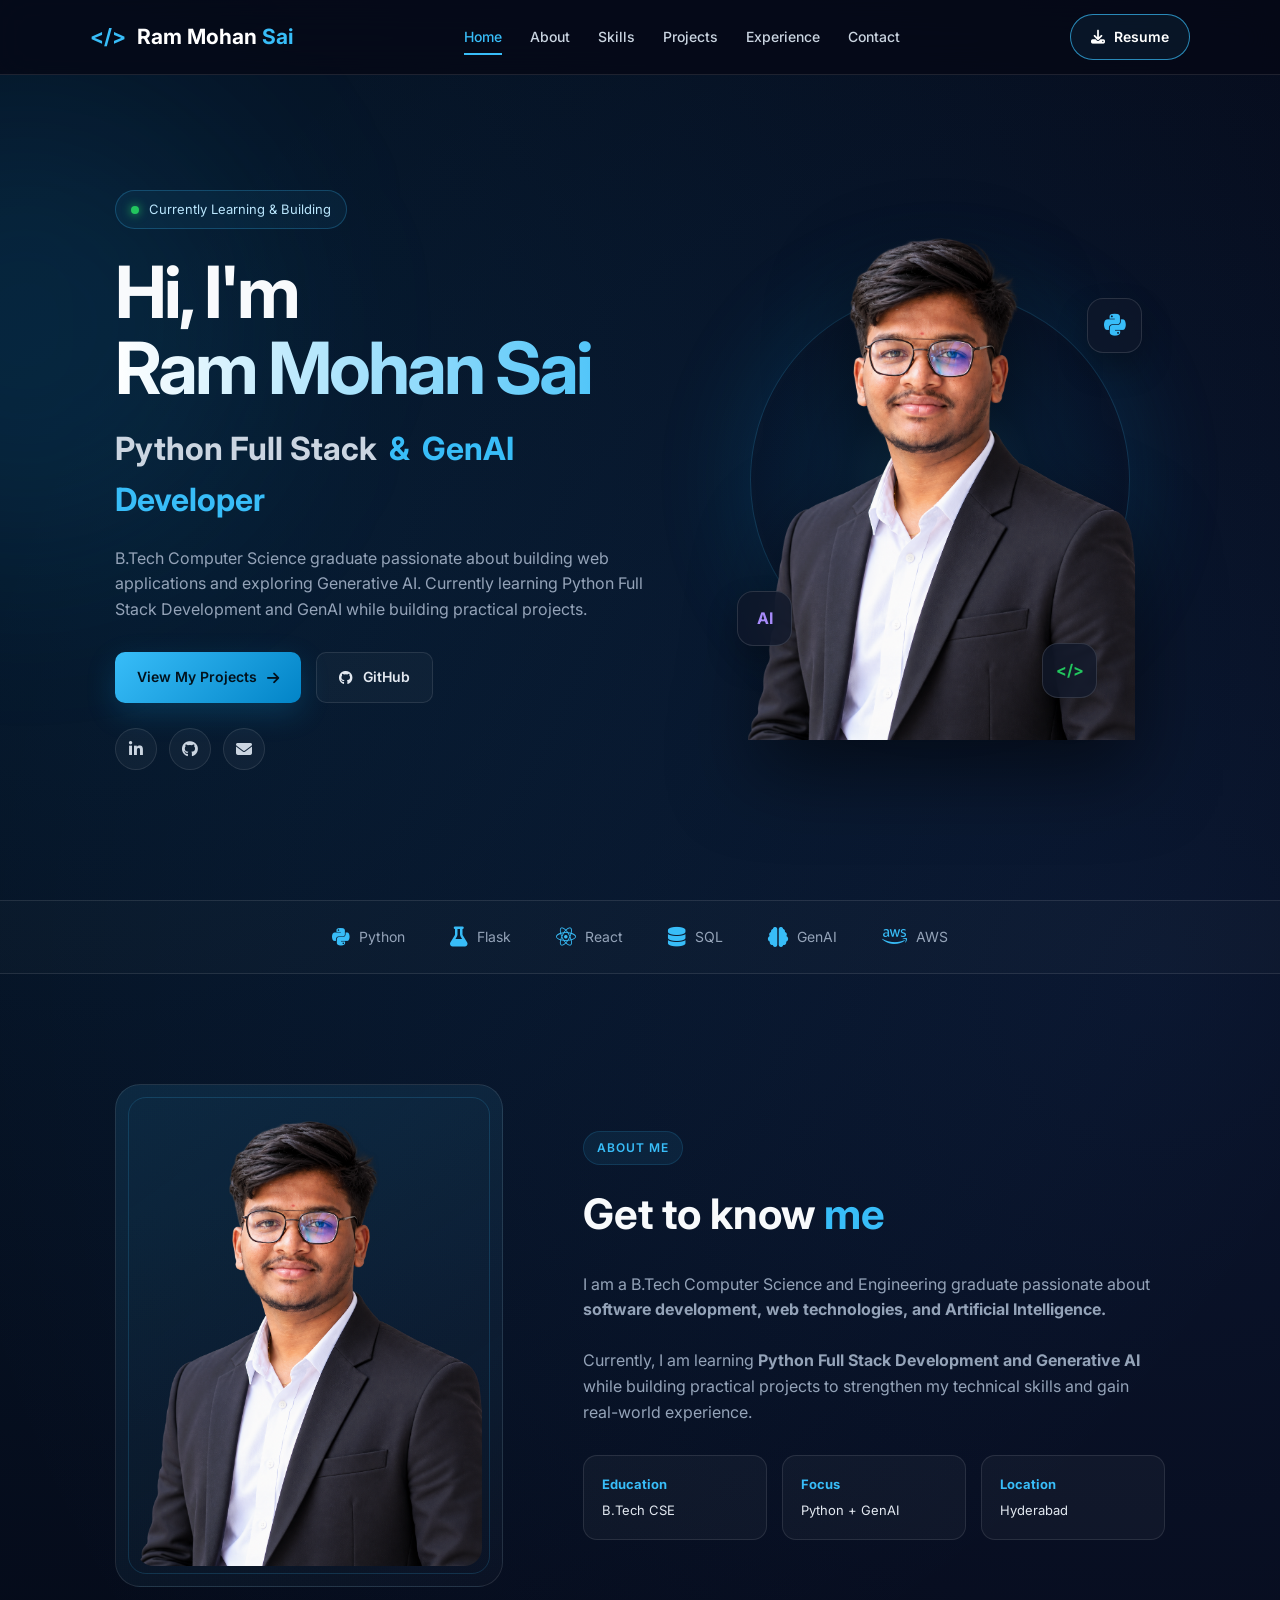
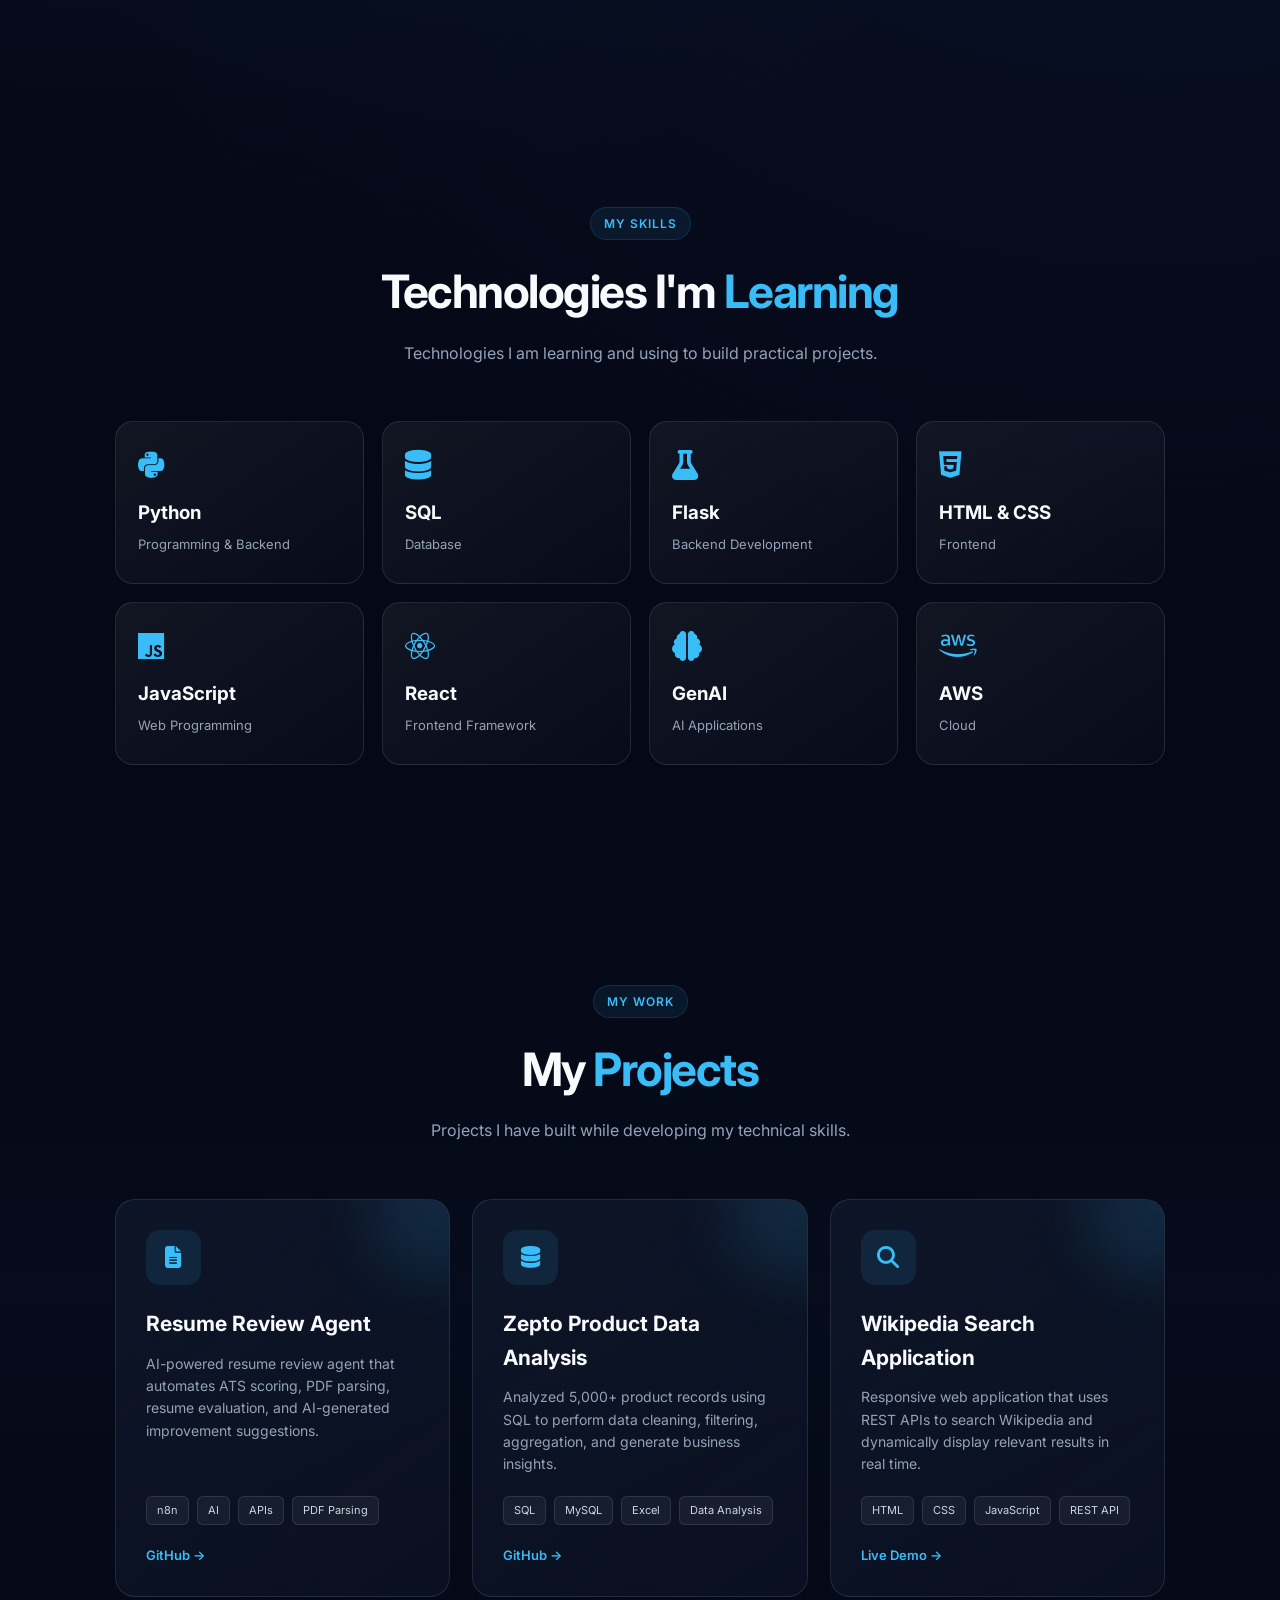
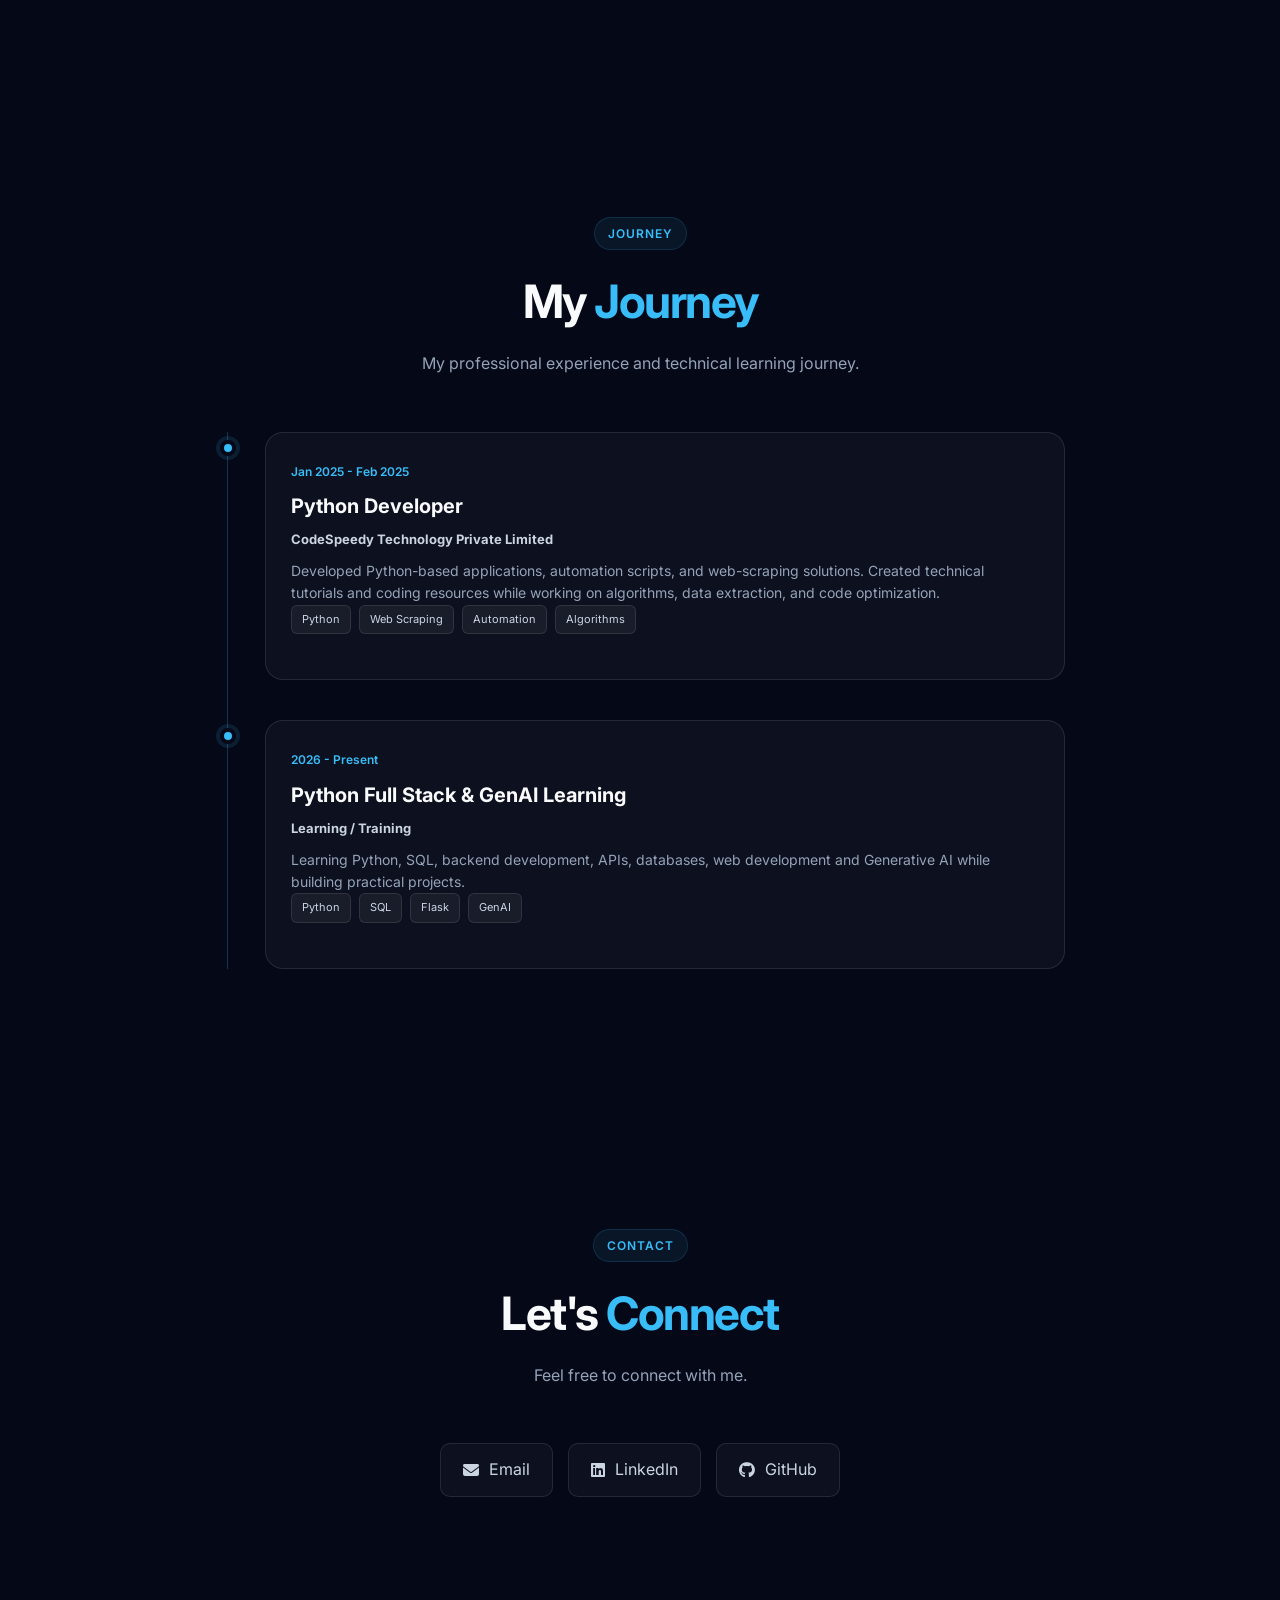
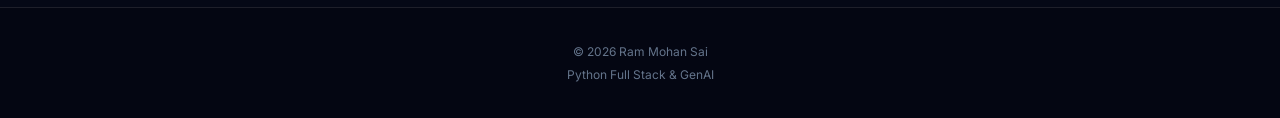
<file: index.html>
<!DOCTYPE html>
<html lang="en">

<head>
    <meta charset="UTF-8">

    <meta name="viewport"
          content="width=device-width, initial-scale=1.0">

    <meta name="description"
          content="Ram Mohan Sai - Python Full Stack and GenAI Developer Portfolio">

    <title>Ram Mohan Sai | Python Full Stack & GenAI Developer</title>

    <!-- Google Font -->
    <link rel="preconnect" href="https://fonts.googleapis.com">

    <link rel="preconnect"
          href="https://fonts.gstatic.com"
          crossorigin>

    <link href="https://fonts.googleapis.com/css2?family=Inter:wght@400;500;600;700;800&display=swap"
          rel="stylesheet">

    <!-- Font Awesome -->
    <link rel="stylesheet"
          href="https://cdnjs.cloudflare.com/ajax/libs/font-awesome/6.5.2/css/all.min.css">

    <!-- CSS -->
    <link rel="stylesheet" href="style.css">
</head>


<body>

<!-- ================= NAVBAR ================= -->

<header class="navbar">

    <a href="#home" class="logo">
        <span>&lt;/&gt;</span>
        Ram Mohan <b>Sai</b>
    </a>

    <nav id="navMenu">

        <a href="#home">Home</a>
        <a href="#about">About</a>
        <a href="#skills">Skills</a>
        <a href="#projects">Projects</a>
        <a href="#experience">Experience</a>
        <a href="#contact">Contact</a>

    </nav>

    <a href="resume/A_Ram_Mohan_Sai_Resume (1).pdf"
       class="resume-btn"
       download>

        <i class="fa-solid fa-download"></i>

        <span>Resume</span>

    </a>

    <button class="menu-btn" id="menuBtn">
        <i class="fa-solid fa-bars"></i>
    </button>

</header>


<!-- ================= HERO ================= -->

<section id="home" class="hero">

    <div class="hero-content">

        <div class="available">

            <span></span>

            Currently Learning & Building

        </div>


        <h1>

            Hi, I'm

            <strong>
                Ram Mohan Sai
            </strong>

        </h1>


        <h2>

            Python Full Stack

            <span>&</span>

            <div class="typing"></div>

        </h2>


        <p>

            B.Tech Computer Science graduate passionate about
            building web applications and exploring Generative AI.
            Currently learning Python Full Stack Development
            and GenAI while building practical projects.

        </p>


        <div class="buttons">

            <a href="#projects"
               class="primary-btn">

                View My Projects

                <i class="fa-solid fa-arrow-right"></i>

            </a>


            <a href="https://github.com/rammohansaisai"
               target="_blank"
               class="secondary-btn">

                <i class="fa-brands fa-github"></i>

                GitHub

            </a>

        </div>


        <!-- SOCIAL LINKS -->

<!-- SOCIAL LINKS -->

<!-- SOCIAL LINKS -->
<!-- SOCIAL LINKS -->
<div class="social-links">

    <!-- LINKEDIN - NEW TAB -->
    <a href="https://www.linkedin.com/in/rammohansaiananthapalli/"
    
       rel="noopener noreferrer"
       aria-label="LinkedIn">
        <i class="fa-brands fa-linkedin-in"></i>
    </a>

    <!-- GITHUB - NEW TAB -->
    <a href="https://github.com/rammohansaisai"
       
       rel="noopener noreferrer"
       aria-label="GitHub">
        <i class="fa-brands fa-github"></i>
    </a>

    <!-- EMAIL - GMAIL NEW TAB -->
    <a href="https://mail.google.com/mail/?view=cm&fs=1&to=rammohansai12@gmail.com"
     
       rel="noopener noreferrer"
       aria-label="Email">
        <i class="fa-solid fa-envelope"></i>
    </a>

</div>




    </div>


    <!-- HERO IMAGE -->

    <div class="hero-image">

        <div class="blue-circle"></div>

                <img src="images/ram.png">
        <div class="floating python-icon">

            <i class="fa-brands fa-python"></i>

        </div>


        <div class="floating ai-icon">

            AI

        </div>


        <div class="floating code-icon">

            &lt;/&gt;

        </div>

    </div>

</section>



<!-- ================= TECHNOLOGIES ================= -->

<section class="tech-section">

    <div class="tech">

        <i class="fa-brands fa-python"></i>

        <span>Python</span>

    </div>


    <div class="tech">

        <i class="fa-solid fa-flask"></i>

        <span>Flask</span>

    </div>


    <div class="tech">

        <i class="fa-brands fa-react"></i>

        <span>React</span>

    </div>


    <div class="tech">

        <i class="fa-solid fa-database"></i>

        <span>SQL</span>

    </div>


    <div class="tech">

        <i class="fa-solid fa-brain"></i>

        <span>GenAI</span>

    </div>


    <div class="tech">

        <i class="fa-brands fa-aws"></i>

        <span>AWS</span>

    </div>

</section>



<!-- ================= ABOUT ================= -->

<section id="about"
         class="section about">

    <div class="about-image">

        <img src="images/ram.png"
             alt="Ram Mohan Sai">

    </div>


    <div class="about-content">

        <span class="tag">
            About Me
        </span>


        <h2>

            Get to know

            <span>me</span>

        </h2>

         <p class="about-text">
    I am a B.Tech Computer Science and Engineering graduate
    passionate about <strong>software development, web technologies,
    and Artificial Intelligence.</strong>
    <br><br>
    Currently, I am learning <strong>Python Full Stack Development
    and Generative AI</strong> while building practical projects
    to strengthen my technical skills and gain real-world experience.
</p>


       


        <div class="details">

            <div>

                <strong>
                    Education
                </strong>

                <p>
                    B.Tech CSE
                </p>

            </div>


            <div>

                <strong>
                    Focus
                </strong>

                <p>
                    Python + GenAI
                </p>

            </div>


            <div>

                <strong>
                    Location
                </strong>

                <p>
                    Hyderabad
                </p>

            </div>

        </div>

    </div>

</section>



<!-- ================= SKILLS ================= -->

<section id="skills"
         class="section">

    <div class="heading">

        <span class="tag">
            My Skills
        </span>


        <h2>

            Technologies I'm

            <span>Learning</span>

        </h2>


        <p>

            Technologies I am learning and using
            to build practical projects.

        </p>

    </div>


    <div class="skills">


        <div class="skill">

            <i class="fa-brands fa-python"></i>

            <h3>
                Python
            </h3>

            <p>
                Programming & Backend
            </p>

        </div>


        <div class="skill">

            <i class="fa-solid fa-database"></i>

            <h3>
                SQL
            </h3>

            <p>
                Database
            </p>

        </div>


        <div class="skill">

            <i class="fa-solid fa-flask"></i>

            <h3>
                Flask
            </h3>

            <p>
                Backend Development
            </p>

        </div>


        <div class="skill">

            <i class="fa-brands fa-html5"></i>

            <h3>
                HTML & CSS
            </h3>

            <p>
                Frontend
            </p>

        </div>


        <div class="skill">

            <i class="fa-brands fa-js"></i>

            <h3>
                JavaScript
            </h3>

            <p>
                Web Programming
            </p>

        </div>


        <div class="skill">

            <i class="fa-brands fa-react"></i>

            <h3>
                React
            </h3>

            <p>
                Frontend Framework
            </p>

        </div>


        <div class="skill">

            <i class="fa-solid fa-brain"></i>

            <h3>
                GenAI
            </h3>

            <p>
                AI Applications
            </p>

        </div>


        <div class="skill">

            <i class="fa-brands fa-aws"></i>

            <h3>
                AWS
            </h3>

            <p>
                Cloud
            </p>

        </div>

    </div>

</section>



<!-- ================= PROJECTS ================= -->

<section id="projects"
         class="section projects">

    <div class="heading">

        <span class="tag">
            My Work
        </span>

        <h2>
            My
            <span>Projects</span>
        </h2>

        <p>
            Projects I have built while developing my technical skills.
        </p>

    </div>


    <div class="project-grid">


        <!-- PROJECT 1 -->

        <div class="project">

            <div class="project-icon">

                <i class="fa-solid fa-file-lines"></i>

            </div>

            <h3>
                Resume Review Agent
            </h3>

            <p>
                AI-powered resume review agent that automates
                ATS scoring, PDF parsing, resume evaluation,
                and AI-generated improvement suggestions.
            </p>

            <div class="technologies">

                <span>n8n</span>
                <span>AI</span>
                <span>APIs</span>
                <span>PDF Parsing</span>

            </div>

            <a href="https://github.com/rammohansaisai/Resume-Review-Agent/tree/main"
               target="_blank"
               rel="noopener noreferrer">

                GitHub →

            </a>

        </div>



        <!-- PROJECT 2 -->

        <div class="project">

            <div class="project-icon">

                <i class="fa-solid fa-database"></i>

            </div>

            <h3>
                Zepto Product Data Analysis
            </h3>

            <p>
                Analyzed 5,000+ product records using SQL
                to perform data cleaning, filtering, aggregation,
                and generate business insights.
            </p>

            <div class="technologies">

                <span>SQL</span>
                <span>MySQL</span>
                <span>Excel</span>
                <span>Data Analysis</span>

            </div>

            <a href="https://github.com/rammohansaisai/Zepto-Product-Data-Analysis-using-SQL_"
               target="_blank"
               rel="noopener noreferrer">

                GitHub →

            </a>

        </div>



        <!-- PROJECT 3 -->

        <div class="project">

            <div class="project-icon">

                <i class="fa-solid fa-magnifying-glass"></i>

            </div>

            <h3>
                Wikipedia Search Application
            </h3>

            <p>
                Responsive web application that uses REST APIs
                to search Wikipedia and dynamically display
                relevant results in real time.
            </p>

            <div class="technologies">

                <span>HTML</span>
                <span>CSS</span>
                <span>JavaScript</span>
                <span>REST API</span>

            </div>

            <a href="#contact">
                Live Demo →
            </a>

        </div>


    </div>

</section>



<!-- ================= EXPERIENCE ================= -->
<section id="experience"
         class="section">

    <div class="heading">

        <span class="tag">
            Journey
        </span>

        <h2>
            My
            <span>Journey</span>
        </h2>

        <p>
            My professional experience and technical learning journey.
        </p>

    </div>


    <div class="timeline">


        <!-- EXPERIENCE -->

        <div class="timeline-item">

            <div class="dot"></div>

            <div class="timeline-content">

                <span>
                    Jan 2025 - Feb 2025
                </span>

                <h3>
                    Python Developer
                </h3>

                <h4>
                    CodeSpeedy Technology Private Limited
                </h4>

                <p>
                    Developed Python-based applications, automation scripts,
                    and web-scraping solutions. Created technical tutorials
                    and coding resources while working on algorithms,
                    data extraction, and code optimization.
                </p>

                <div class="technologies">

                    <span>Python</span>
                    <span>Web Scraping</span>
                    <span>Automation</span>
                    <span>Algorithms</span>

                </div>

            </div>

        </div>


        <!-- CURRENT LEARNING -->

        <div class="timeline-item">

            <div class="dot"></div>

            <div class="timeline-content">

                <span>
                    2026 - Present
                </span>

                <h3>
                    Python Full Stack & GenAI Learning
                </h3>

                <h4>
                    Learning / Training
                </h4>

                <p>
                    Learning Python, SQL, backend development,
                    APIs, databases, web development and Generative AI
                    while building practical projects.
                </p>

                <div class="technologies">

                    <span>Python</span>
                    <span>SQL</span>
                    <span>Flask</span>
                    <span>GenAI</span>

                </div>

            </div>

        </div>


    </div>

</section>


<!-- ================= CONTACT ================= -->

<section id="contact"
         class="section contact">

    <div class="heading">

        <span class="tag">
            Contact
        </span>


        <h2>

            Let's

            <span>Connect</span>

        </h2>


        <p>
            Feel free to connect with me.
        </p>

    </div>


    <div class="contact-buttons">


        <a href="mailto:rammohansai12@gmail.com">

            <i class="fa-solid fa-envelope"></i>

            Email

        </a>


        <a href="https://www.linkedin.com/in/rammohansaiananthapalli/"
           target="_blank">

            <i class="fa-brands fa-linkedin"></i>

            LinkedIn

        </a>


        <a href="https://github.com/rammohansaisai"
           target="_blank">

            <i class="fa-brands fa-github"></i>

            GitHub

        </a>


    </div>

</section>



<!-- ================= FOOTER ================= -->

<footer>

    <p>
        © <span id="year"></span> Ram Mohan Sai
    </p>

    <p>
        Python Full Stack & GenAI
    </p>

</footer>



<!-- ================= JAVASCRIPT ================= -->

<script src="script.js"></script>

</body>

</html>
</file>
<file: style.css>
/* =========================
   GLOBAL
========================= */

* {
    margin: 0;
    padding: 0;
    box-sizing: border-box;
    scroll-behavior: smooth;
}

:root {
    --bg: #050816;
    --bg-light: #0a1024;
    --card: rgba(15, 23, 42, 0.65);
    --border: rgba(255, 255, 255, 0.10);

    --blue: #38bdf8;
    --blue-dark: #0284c7;

    --white: #f8fafc;
    --gray: #94a3b8;
}

body {
    font-family: "Inter", sans-serif;

    background:
        radial-gradient(
            circle at 10% 10%,
            rgba(14, 165, 233, 0.12),
            transparent 30%
        ),
        radial-gradient(
            circle at 90% 20%,
            rgba(59, 130, 246, 0.10),
            transparent 30%
        ),
        var(--bg);

    color: var(--white);

    line-height: 1.6;

    overflow-x: hidden;
}

a {
    text-decoration: none;
    color: inherit;
}

section {
    scroll-margin-top: 90px;
}


/* =========================
   NAVBAR
========================= */

.navbar {
    position: fixed;

    top: 0;
    left: 0;

    width: 100%;
    height: 75px;

    display: flex;
    align-items: center;
    justify-content: space-between;

    padding: 0 7%;

    background: rgba(5, 8, 22, 0.80);

    backdrop-filter: blur(18px);

    border-bottom: 1px solid var(--border);

    z-index: 1000;
}

.logo {
    font-size: 21px;

    font-weight: 700;

    color: white;
}

.logo span {
    color: var(--blue);

    margin-right: 6px;
}

.logo b {
    color: var(--blue);
}

.navbar nav {
    display: flex;

    gap: 28px;
}

.navbar nav a {
    position: relative;

    color: #cbd5e1;

    font-size: 14px;

    font-weight: 500;

    transition: 0.3s;
}

.navbar nav a:hover {
    color: var(--blue);
}

.navbar nav a.active {
    color: var(--blue);
}

.navbar nav a::after {
    content: "";

    position: absolute;

    left: 0;
    bottom: -7px;

    width: 0;
    height: 2px;

    background: var(--blue);

    transition: 0.3s;
}

.navbar nav a:hover::after,
.navbar nav a.active::after {
    width: 100%;
}


/* =========================
   RESUME BUTTON
========================= */

.resume-btn {
    display: inline-flex;

    align-items: center;

    gap: 9px;

    padding: 11px 20px;

    border: 1px solid rgba(56, 189, 248, 0.7);

    border-radius: 30px;

    color: white;

    font-size: 14px;

    font-weight: 600;

    background: rgba(56, 189, 248, 0.07);

    transition: 0.3s;
}

.resume-btn:hover {
    background: var(--blue);

    color: #03111c;

    transform: translateY(-2px);

    box-shadow:
        0 8px 30px rgba(56, 189, 248, 0.25);
}


/* MOBILE MENU */

.menu-btn {
    display: none;

    width: 42px;
    height: 42px;

    border: 1px solid var(--border);

    border-radius: 10px;

    background: rgba(255,255,255,0.04);

    color: white;

    font-size: 18px;

    cursor: pointer;
}


/* =========================
   HERO
========================= */

.hero {
    min-height: 100vh;

    display: grid;

    grid-template-columns: 1.1fr 0.9fr;

    align-items: center;

    gap: 50px;

    padding: 130px 9% 70px;

    position: relative;

    overflow: hidden;
}

.hero::before {
    content: "";

    position: absolute;

    width: 450px;
    height: 450px;

    background: rgba(14, 165, 233, 0.10);

    filter: blur(100px);

    border-radius: 50%;

    left: -200px;
    top: 100px;
}

.hero-content {
    position: relative;

    z-index: 2;
}

.available {
    display: inline-flex;

    align-items: center;

    gap: 10px;

    padding: 8px 15px;

    border: 1px solid rgba(56, 189, 248, 0.25);

    border-radius: 50px;

    background: rgba(56, 189, 248, 0.06);

    color: #bae6fd;

    font-size: 13px;

    margin-bottom: 25px;
}

.available span {
    width: 8px;
    height: 8px;

    background: #22c55e;

    border-radius: 50%;

    box-shadow: 0 0 10px #22c55e;
}

.hero h1 {
    font-size: clamp(42px, 6vw, 72px);

    line-height: 1.05;

    margin-bottom: 18px;

    letter-spacing: -3px;
}

.hero h1 strong {
    display: block;

    background:
        linear-gradient(
            90deg,
            #ffffff,
            #38bdf8
        );

    -webkit-background-clip: text;

    -webkit-text-fill-color: transparent;
}

.hero h2 {
    font-size: clamp(22px, 3vw, 32px);

    color: #cbd5e1;

    margin-bottom: 20px;
}

.hero h2 > span {
    color: var(--blue);

    margin: 0 5px;
}

.typing {
    display: inline;

    color: var(--blue);
}

.hero p {
    max-width: 650px;

    color: var(--gray);

    font-size: 16px;

    margin-bottom: 30px;
}


/* =========================
   BUTTONS
========================= */

.buttons {
    display: flex;

    gap: 15px;

    flex-wrap: wrap;

    margin-bottom: 25px;
}

.primary-btn,
.secondary-btn {
    display: inline-flex;

    align-items: center;

    gap: 10px;

    padding: 13px 22px;

    border-radius: 10px;

    font-size: 14px;

    font-weight: 600;

    transition: 0.3s;
}

.primary-btn {
    background:
        linear-gradient(
            135deg,
            #38bdf8,
            #0284c7
        );

    color: #02111c;

    box-shadow:
        0 10px 30px rgba(14, 165, 233, 0.20);
}

.primary-btn:hover {
    transform: translateY(-3px);

    box-shadow:
        0 15px 35px rgba(14, 165, 233, 0.35);
}

.secondary-btn {
    border: 1px solid var(--border);

    background: rgba(255,255,255,0.03);

    color: #e2e8f0;
}

.secondary-btn:hover {
    border-color: var(--blue);

    color: var(--blue);

    transform: translateY(-3px);
}


/* =========================
   SOCIAL
========================= */

.social-links {
    display: flex;

    align-items: center;

    gap: 12px;

    flex-wrap: wrap;
}

.social-links > a:not(.resume-btn) {
    width: 42px;
    height: 42px;

    display: flex;

    align-items: center;
    justify-content: center;

    border-radius: 50%;

    background: rgba(255,255,255,0.04);

    border: 1px solid var(--border);

    color: #cbd5e1;

    transition: 0.3s;
}

.social-links > a:not(.resume-btn):hover {
    color: var(--blue);

    border-color: var(--blue);

    transform: translateY(-4px);

    box-shadow:
        0 8px 20px rgba(56,189,248,0.15);
}


/* =========================
   HERO IMAGE
========================= */

.hero-image {
    position: relative;

    display: flex;

    align-items: center;

    justify-content: center;

    min-height: 500px;
}

.blue-circle {
    position: absolute;

    width: 380px;
    height: 380px;

    border-radius: 50%;

    background:
        radial-gradient(
            circle,
            rgba(56,189,248,0.28),
            rgba(2,132,199,0.08),
            transparent 70%
        );

    border: 1px solid rgba(56,189,248,0.20);

    box-shadow:
        0 0 100px rgba(14,165,233,0.15);

    animation: pulse 4s ease-in-out infinite;
}

.hero-image img {
    position: relative;

    z-index: 2;

    width: min(400px, 90%);

    max-height: 520px;

    object-fit: contain;

    filter:
        drop-shadow(
            0 30px 40px rgba(0,0,0,0.5)
        );

    animation: floatImage 5s ease-in-out infinite;
}


/* =========================
   FLOATING ICONS
========================= */

.floating {
    position: absolute;

    z-index: 5;

    display: flex;

    align-items: center;
    justify-content: center;

    width: 55px;
    height: 55px;

    border-radius: 16px;

    background: rgba(15,23,42,0.75);

    backdrop-filter: blur(15px);

    border: 1px solid rgba(255,255,255,0.12);

    box-shadow:
        0 15px 30px rgba(0,0,0,0.25);

    color: var(--blue);

    font-weight: 700;
}

.python-icon {
    top: 15%;
    right: 5%;

    font-size: 25px;
}

.ai-icon {
    bottom: 18%;
    left: 5%;

    color: #a78bfa;
}

.code-icon {
    bottom: 8%;
    right: 15%;

    color: #22c55e;
}


/* =========================
   TECHNOLOGIES
========================= */

.tech-section {
    display: flex;

    justify-content: center;

    align-items: center;

    gap: 45px;

    padding: 25px 8%;

    border-top: 1px solid var(--border);

    border-bottom: 1px solid var(--border);

    background: rgba(255,255,255,0.015);

    flex-wrap: wrap;
}

.tech {
    display: flex;

    align-items: center;

    gap: 9px;

    color: #94a3b8;

    font-size: 14px;

    transition: 0.3s;
}

.tech i {
    color: var(--blue);

    font-size: 20px;
}

.tech:hover {
    color: white;

    transform: translateY(-2px);
}


/* =========================
   COMMON SECTION
========================= */

.section {
    padding: 110px 9%;
}

.heading {
    text-align: center;

    max-width: 700px;

    margin: 0 auto 55px;
}

.tag {
    display: inline-block;

    padding: 6px 13px;

    border-radius: 20px;

    background: rgba(56,189,248,0.08);

    border: 1px solid rgba(56,189,248,0.15);

    color: var(--blue);

    font-size: 12px;

    font-weight: 600;

    text-transform: uppercase;

    letter-spacing: 1px;

    margin-bottom: 15px;
}

.heading h2 {
    font-size: clamp(32px, 4vw, 46px);

    letter-spacing: -1.5px;

    margin-bottom: 12px;
}

.heading h2 span {
    color: var(--blue);
}

.heading p {
    color: var(--gray);
}


/* =========================
   ABOUT
========================= */

.about {
    display: grid;

    grid-template-columns: 0.8fr 1.2fr;

    align-items: center;

    gap: 80px;
}

.about-image {
    position: relative;

    padding: 20px;

    border-radius: 25px;

    background:
        linear-gradient(
            145deg,
            rgba(56,189,248,0.12),
            rgba(255,255,255,0.02)
        );

    border: 1px solid var(--border);
}

.about-image::after {
    content: "";

    position: absolute;

    inset: 12px;

    border: 1px solid rgba(56,189,248,0.18);

    border-radius: 18px;

    pointer-events: none;
}

.about-image img {
    position: relative;

    z-index: 2;

    display: block;

    width: 100%;

    border-radius: 18px;
}

.about-content h2 {
    font-size: 42px;

    margin-bottom: 25px;
}

.about-content h2 span {
    color: var(--blue);
}

.about-content > p {
    color: var(--gray);

    margin-bottom: 18px;
}

.details {
    display: grid;

    grid-template-columns: repeat(3, 1fr);

    gap: 15px;

    margin-top: 30px;
}

.details > div {
    padding: 18px;

    background: rgba(255,255,255,0.035);

    border: 1px solid var(--border);

    border-radius: 14px;
}

.details strong {
    display: block;

    color: var(--blue);

    font-size: 13px;

    margin-bottom: 5px;
}

.details p {
    color: #e2e8f0;

    font-size: 13px;
}


/* =========================
   SKILLS
========================= */

.skills {
    display: grid;

    grid-template-columns: repeat(4, 1fr);

    gap: 18px;
}

.skill {
    padding: 28px 22px;

    border-radius: 18px;

    background:
        linear-gradient(
            145deg,
            rgba(255,255,255,0.055),
            rgba(255,255,255,0.015)
        );

    border: 1px solid var(--border);

    transition: 0.3s;
}

.skill:hover {
    transform: translateY(-7px);

    border-color: rgba(56,189,248,0.5);

    box-shadow:
        0 20px 40px rgba(0,0,0,0.25);
}

.skill i {
    font-size: 30px;

    color: var(--blue);

    margin-bottom: 18px;
}

.skill h3 {
    margin-bottom: 6px;
}

.skill p {
    color: var(--gray);

    font-size: 13px;
}


/* =========================
   PROJECTS
========================= */

.projects {
    background:
        linear-gradient(
            180deg,
            transparent,
            rgba(14,165,233,0.025),
            transparent
        );
}

.project-grid {
    display: grid;

    grid-template-columns: repeat(3, 1fr);

    gap: 22px;
}

.project {
    position: relative;

    padding: 30px;

    min-height: 320px;

    display: flex;

    flex-direction: column;

    background:
        linear-gradient(
            145deg,
            rgba(15,23,42,0.85),
            rgba(15,23,42,0.50)
        );

    border: 1px solid var(--border);

    border-radius: 20px;

    overflow: hidden;

    transition: 0.35s;
}

.project::before {
    content: "";

    position: absolute;

    width: 150px;
    height: 150px;

    top: -70px;
    right: -70px;

    background: rgba(56,189,248,0.12);

    filter: blur(30px);

    border-radius: 50%;
}

.project:hover {
    transform: translateY(-8px);

    border-color: rgba(56,189,248,0.45);

    box-shadow:
        0 25px 50px rgba(0,0,0,0.30);
}

.project-icon {
    width: 55px;
    height: 55px;

    display: flex;

    align-items: center;
    justify-content: center;

    border-radius: 14px;

    background: rgba(56,189,248,0.10);

    color: var(--blue);

    font-size: 22px;

    margin-bottom: 22px;
}

.project h3 {
    font-size: 21px;

    margin-bottom: 12px;
}

.project p {
    color: var(--gray);

    font-size: 14px;

    margin-bottom: 20px;
}

.technologies {
    display: flex;

    flex-wrap: wrap;

    gap: 8px;

    margin-top: auto;

    margin-bottom: 20px;
}

.technologies span {
    padding: 5px 10px;

    border-radius: 6px;

    background: rgba(255,255,255,0.05);

    border: 1px solid var(--border);

    color: #cbd5e1;

    font-size: 11px;
}

.project > a {
    color: var(--blue);

    font-size: 13px;

    font-weight: 600;
}

.project > a:hover {
    color: white;
}


/* =========================
   EXPERIENCE
========================= */

.timeline {
    position: relative;

    max-width: 850px;

    margin: auto;
}

.timeline::before {
    content: "";

    position: absolute;

    left: 12px;

    top: 0;

    bottom: 0;

    width: 1px;

    background: rgba(56,189,248,0.25);
}

.timeline-item {
    position: relative;

    padding-left: 50px;

    margin-bottom: 40px;
}

.dot {
    position: absolute;

    left: 5px;

    top: 8px;

    width: 16px;
    height: 16px;

    border-radius: 50%;

    background: var(--blue);

    border: 4px solid var(--bg);

    box-shadow:
        0 0 0 4px rgba(56,189,248,0.12);
}

.timeline-content {
    padding: 25px;

    border-radius: 18px;

    background: rgba(255,255,255,0.035);

    border: 1px solid var(--border);
}

.timeline-content > span {
    color: var(--blue);

    font-size: 12px;

    font-weight: 600;
}

.timeline-content h3 {
    margin: 7px 0;

    font-size: 20px;
}

.timeline-content h4 {
    color: #cbd5e1;

    font-size: 13px;

    margin-bottom: 10px;
}

.timeline-content p {
    color: var(--gray);

    font-size: 14px;
}


/* =========================
   CONTACT
========================= */

.contact {
    text-align: center;
}

.contact-buttons {
    display: flex;

    justify-content: center;

    gap: 15px;

    flex-wrap: wrap;
}

.contact-buttons a {
    display: inline-flex;

    align-items: center;

    gap: 10px;

    padding: 13px 22px;

    border-radius: 10px;

    border: 1px solid var(--border);

    background: rgba(255,255,255,0.035);

    color: #cbd5e1;

    transition: 0.3s;
}

.contact-buttons a:hover {
    border-color: var(--blue);

    color: var(--blue);

    transform: translateY(-3px);
}


/* =========================
   FOOTER
========================= */

footer {
    padding: 30px 20px;

    text-align: center;

    border-top: 1px solid var(--border);

    background: rgba(0,0,0,0.2);
}

footer p {
    color: #64748b;

    font-size: 12px;

    margin: 4px;
}


/* =========================
   ANIMATIONS
========================= */

@keyframes floatImage {

    0%,
    100% {
        transform: translateY(0);
    }

    50% {
        transform: translateY(-12px);
    }
}


@keyframes pulse {

    0%,
    100% {
        transform: scale(1);
    }

    50% {
        transform: scale(1.05);
    }
}


/* =========================
   RESPONSIVE
========================= */

@media (max-width: 1000px) {

    .navbar {
        padding: 0 5%;
    }

    .navbar nav {
        position: absolute;

        top: 75px;

        left: 0;

        width: 100%;

        display: none;

        flex-direction: column;

        gap: 0;

        padding: 15px 6%;

        background: rgba(5,8,22,0.96);

        border-bottom: 1px solid var(--border);
    }

    .navbar nav.show {
        display: flex;
    }

    .navbar nav a {
        padding: 14px 0;
    }

    .menu-btn {
        display: block;
    }

    .hero {
        grid-template-columns: 1fr;

        text-align: center;

        padding-left: 6%;

        padding-right: 6%;
    }

    .hero p {
        margin-left: auto;

        margin-right: auto;
    }

    .buttons,
    .social-links {
        justify-content: center;
    }

    .hero-image {
        min-height: 400px;
    }

    .about {
        grid-template-columns: 1fr;

        gap: 45px;
    }

    .about-image {
        max-width: 450px;

        margin: auto;
    }

    .skills {
        grid-template-columns: repeat(2, 1fr);
    }

    .project-grid {
        grid-template-columns: 1fr;

        max-width: 600px;

        margin: auto;
    }
}


@media (max-width: 600px) {

    .navbar {
        height: 65px;
    }

    .navbar nav {
        top: 65px;
    }

    .navbar .resume-btn {
        display: none;
    }

    .hero {
        padding-top: 110px;
    }

    .hero h1 {
        font-size: 44px;

        letter-spacing: -2px;
    }

    .hero h2 {
        font-size: 21px;
    }

    .hero-image {
        min-height: 330px;
    }

    .blue-circle {
        width: 280px;

        height: 280px;
    }

    .hero-image img {
        width: 300px;
    }

    .floating {
        width: 45px;

        height: 45px;
    }

    .tech-section {
        gap: 20px;
    }

    .section {
        padding: 75px 6%;
    }

    .skills {
        grid-template-columns: 1fr;
    }

    .details {
        grid-template-columns: 1fr;
    }

    .about-content h2 {
        font-size: 34px;
    }

    .project {
        padding: 24px;
    }

    .contact-buttons {
        flex-direction: column;
    }

    .contact-buttons a {
        justify-content: center;
    }
}
</file>
